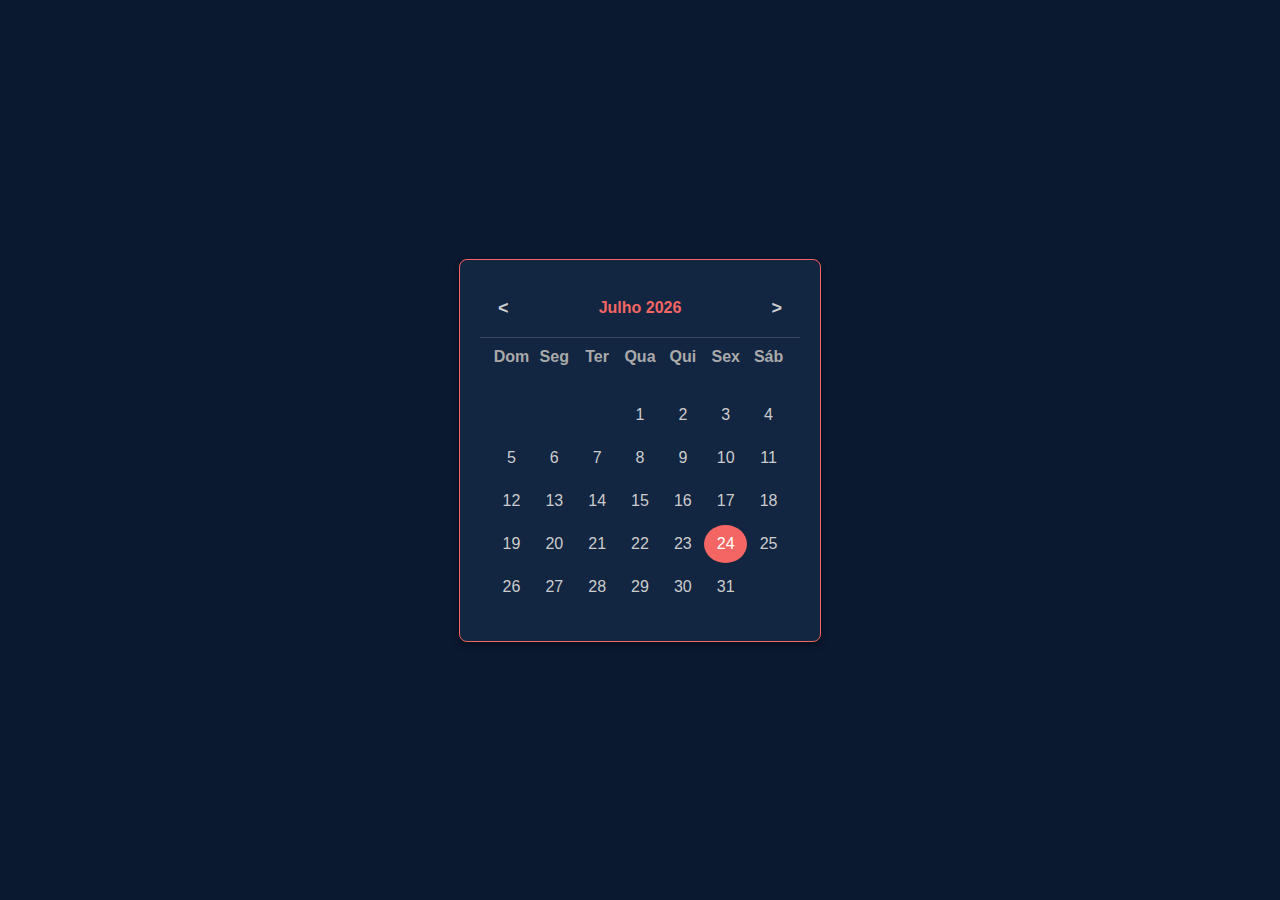
<file: calendar-javascript/index.html>
<!DOCTYPE html>
<html lang="pt-BR">

<head>
    <meta charset="UTF-8">
    <meta name="viewport" content="width=device-width, initial-scale=1.0">
    <title>Calendário JavaScript</title>
    <link rel="stylesheet" href="styles.css">
</head>

<body>
    <div id="calendar">
        <div class="header">
            <button id="prev-month">&lt;</button>
            <div id="month-year"></div>
            <button id="next-month">&gt;</button>
        </div>
        <div class="weekdays">
            <div>Dom</div>
            <div>Seg</div>
            <div>Ter</div>
            <div>Qua</div>
            <div>Qui</div>
            <div>Sex</div>
            <div>Sáb</div>
        </div>
        <div id="days"></div>
    </div>

    <script src="script.js"></script>
</body>

</html>
</file>
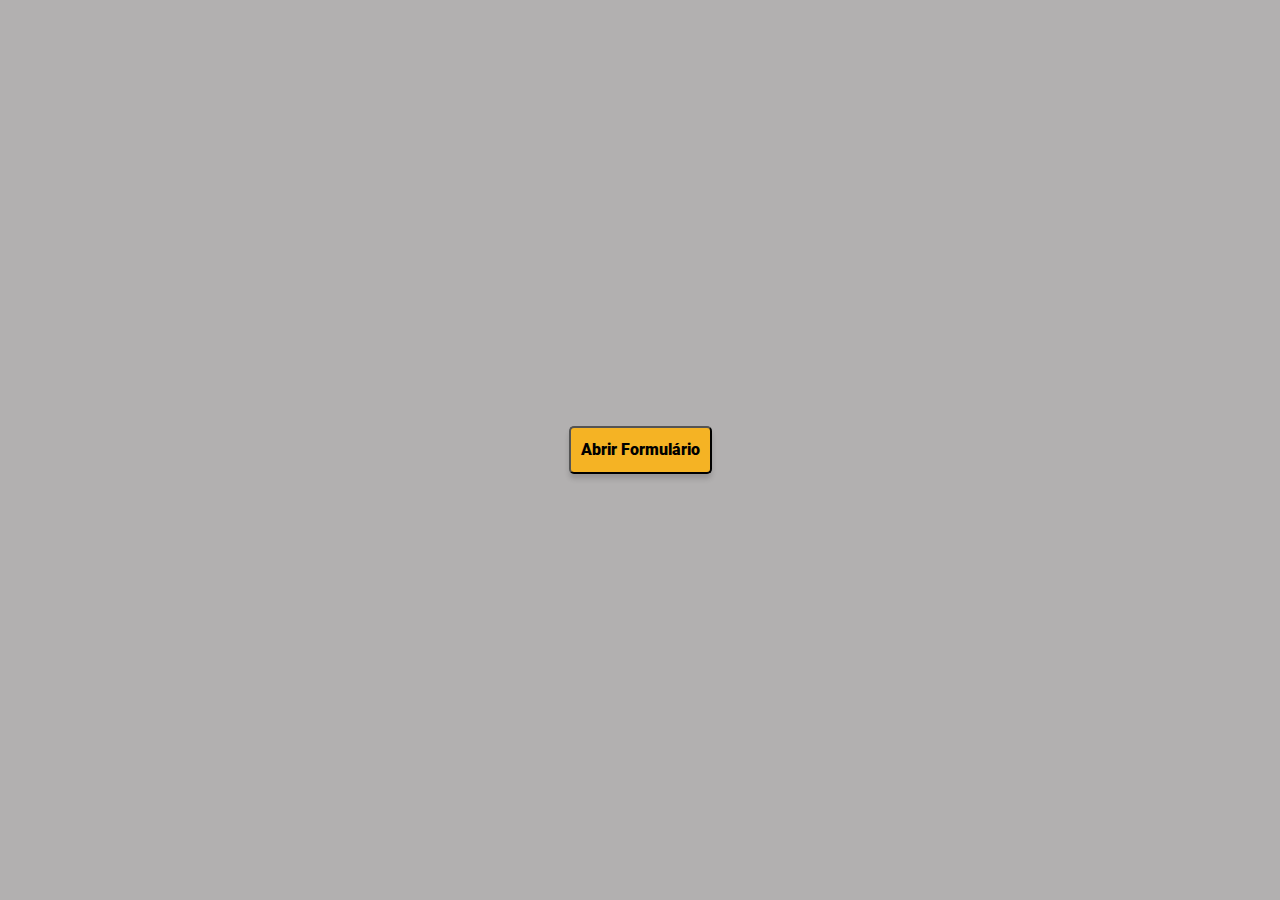
<file: form-dialog/index.html>
<!DOCTYPE html>
<html lang="en">
<head>
    <meta charset="UTF-8">
    <meta http-equiv="X-UA-Compatible" content="IE=edge">
    <meta name="viewport" content="width=device-width, initial-scale=1.0">
    <title>Form Dialog</title>
      <!-- Link da fonte está na descrição -->
      <link href="https://fonts.googleapis.com/css2?family=Roboto:wght@900&display=swap" 
      rel="stylesheet"> 
    <link rel="stylesheet" href="style.css">
</head>
<body>

    <dialog id="formDialog"
            class="container">
        
        <form method="dialog"
                class="forms">

            <section>
                <div class="forms-container-inputs-line">
                    <label for="txt-nome" class="labels">
                        Nome:
                    </label>
                    <input type="text" 
                            id="txt-nome"
                            placeholder="Digite o nome"
                            name="txt-nome"
                            class="forms-inputs"/>
                </div>

                <div class="forms-container-inputs-line">
                    <label for="txt-sobrenome" 
                            class="labels">
                        Sobrenome:
                    </label>
                    <input type="text" 
                            id="txt-sobrenome"
                            placeholder="Digite o sobrenome"
                            name="txt-sobrenome"
                            class="forms-inputs"/>
                </div>

            </section>

            <div class="forms-container-buttons">

                <button type="submit"
                        class="buttons">
                    Salvar
                </button>

                <button type="reset"
                        class="buttons"
                        id="btnCancelar">
                    Cancelar
                </button>

            </div>    

        </form>       
    
    </dialog>

    <div>
        <button id="btnOpenForm" class="buttons">
            Abrir Formulário
        </button>
    </div>

    <script>
        const openButton = document.getElementById("btnOpenForm");
        const cancelButton  = document.getElementById("btnCancelar");
        const dialog  = document.getElementById("formDialog");


        openButton.addEventListener("click", () =>{
            dialog.showModal();
        });

        cancelButton.addEventListener("click", () =>{
            dialog.close();
        });

    </script>
    
</body>
</html>
</file>
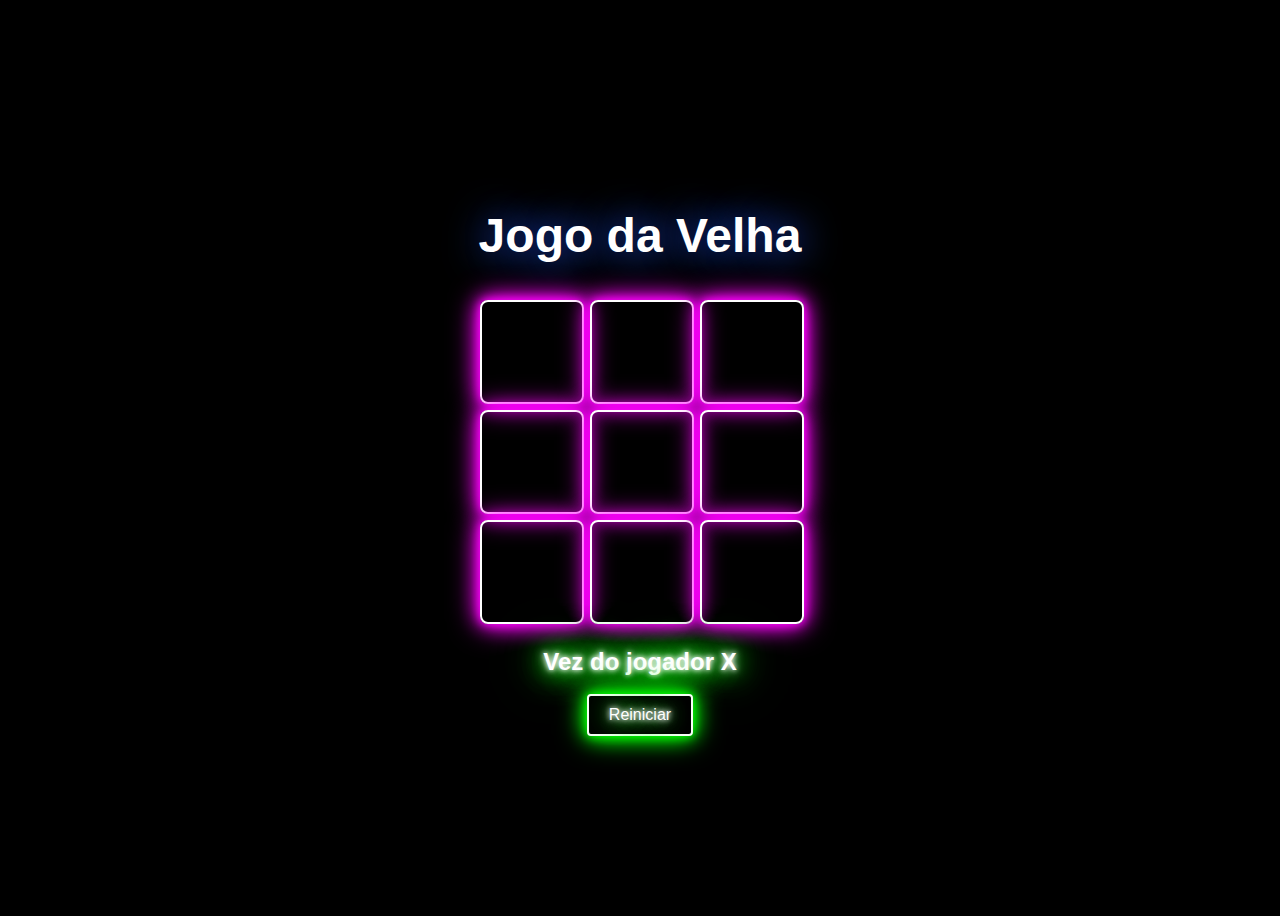
<file: jogo-da-velha-neon/index.html>
<!DOCTYPE html>
<html lang="en">

<head>
    <meta charset="UTF-8">
    <meta name="viewport" content="width=device-width, initial-scale=1.0">
    <title>Jogo da Velha</title>
    <link rel="stylesheet" href="style.css">
</head>

<body>
    <div class="container">

        <h1>Jogo da Velha</h1>
        
        <div class="game-board">
            <div class="cell" data-index="0"></div>
            <div class="cell" data-index="1"></div>
            <div class="cell" data-index="2"></div>
            <div class="cell" data-index="3"></div>
            <div class="cell" data-index="4"></div>
            <div class="cell" data-index="5"></div>
            <div class="cell" data-index="6"></div>
            <div class="cell" data-index="7"></div>
            <div class="cell" data-index="8"></div>
        </div>
        <div class="status"></div>
        <button class="reset-button">Reiniciar</button>

    </div>
    
    <script src="script.js"></script>
</body>

</html>
</file>
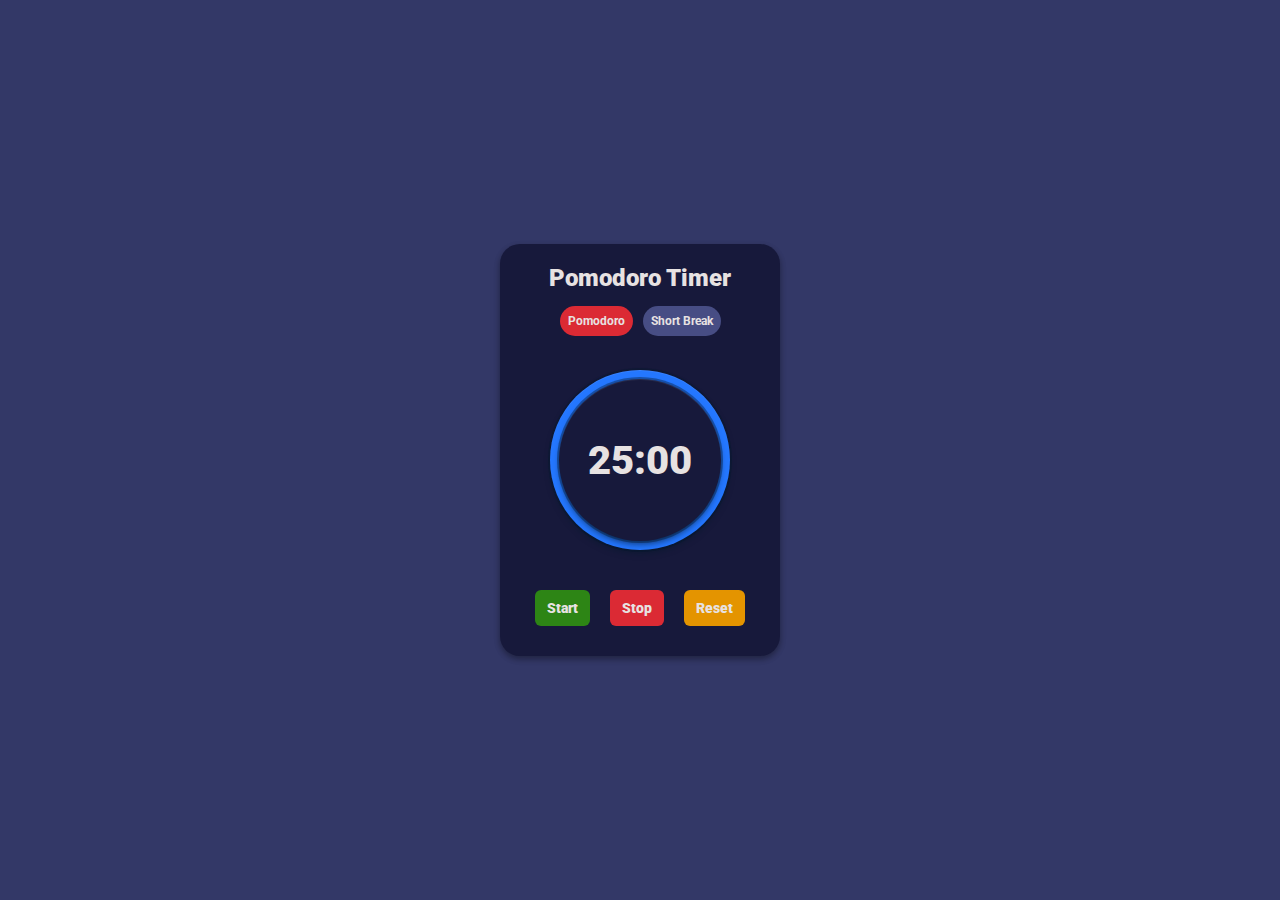
<file: pomodoro-app/index.html>
<!DOCTYPE html>
<html lang="pt-br">

<head>
    <meta charset="UTF-8">
    <meta http-equiv="X-UA-Compatible" content="IE=edge">
    <meta name="viewport" content="width=device-width, initial-scale=1.0">

    <!-- Link da fonte está na descrição -->
    <!-- Font Roboto -->
    <link rel="preconnect" href="https://fonts.googleapis.com">
    <link rel="preconnect" href="https://fonts.gstatic.com" crossorigin>
    <link href="https://fonts.googleapis.com/css2?family=Roboto:wght@100;300;400;500;700;900&display=swap"
        rel="stylesheet">

    <link rel="stylesheet" href="css/style.css">

    <title>Pomodoro App</title>

</head>

<body>

    <div class="container">

        <div class="card">

            <div class="card-header">
                <h1>Pomodoro Timer</h1>
                <div class="card-header-buttons">

                    <button id="buttonTypePomodoro"
                            class="active" 
                            onclick="setPomodoroType(TIMER_TYPE_POMODORO);">
                            Pomodoro
                    </button>

                    <button id="buttonTypeShortBreak"
                            onclick="setPomodoroType(TIMER_TYPE_SHORT_BREAK);">
                        Short Break
                    </button>

                </div>
            </div>

            <div class="card-body">

                <div id="circularProgressBar" class="progress-bar">
                    <div class="progress-bar-inner">
                        <h2 class="progress-value">25:00</h2>
                    </div>
                </div>

            </div>

            <div class="card-footer">

                <button class="btn-sucess" onclick="startTimer();">Start</button>
                <button class="btn-danger" onclick="stopTimer();">Stop</button>
                <button onclick="resetTimer();">Reset</button>

            </div>

        </div>

    </div>

    <script src="js/main.js"></script>

</body>

</html>
</file>
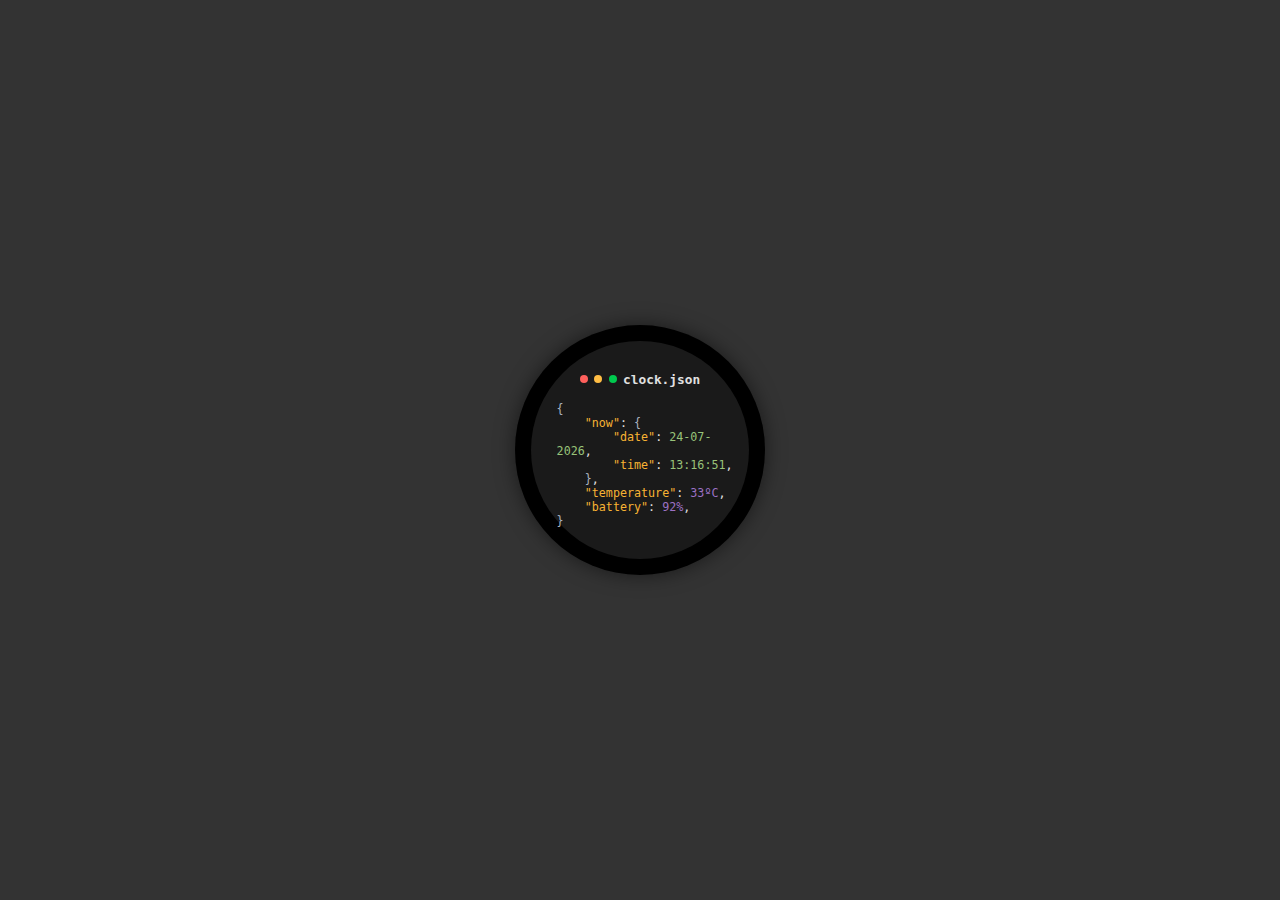
<file: relogio-json/index.html>
<!DOCTYPE html>
<html lang="pt-BR">

<head>
    <meta charset="UTF-8">
    <meta name="viewport" content="width=device-width, initial-scale=1.0">
    <title>Watch JSON Display</title>
    <meta name="description"
        content="Explore um display de relógio digital interativo com dados em tempo real em formato JSON. Visualize a data, hora, temperatura e nível da bateria instantaneamente.">
    <meta name="keywords"
        content="Relógio Digital, JSON, Display Interativo, Dados em Tempo Real, Hora, Data, Temperatura, Bateria">
    <link rel="stylesheet" href="style.css">
</head>

<body>
    <div class="watch-container">
        <div class="watch-screen">
            <div class="header">
                <span class="dot red"></span>
                <span class="dot yellow"></span>
                <span class="dot green"></span>
                <span class="filename">clock.json</span>
            </div>

<pre class="json-display">
<span class="curly-brace">{</span>
    <span class="key">"now"</span>: <span class="curly-brace">{</span>
        <span class="key">"date"</span>: <span class="string" id="display-date">"12-05-2025"</span>,
        <span class="key">"time"</span>: <span class="string" id="display-time">"19:55:55"</span>,   
    <span class="curly-brace">}</span>,
    <span class="key">"temperature"</span>: <span class="number" id="display-temperature">"50ºC"</span>,
    <span class="key">"battery"</span>: <span class="number" id="display-battery">56</span>,
<span class="curly-brace">}</span>
</pre>
        </div>
    </div>
    <script src="script.js"></script>   
</body>

</html>
</file>
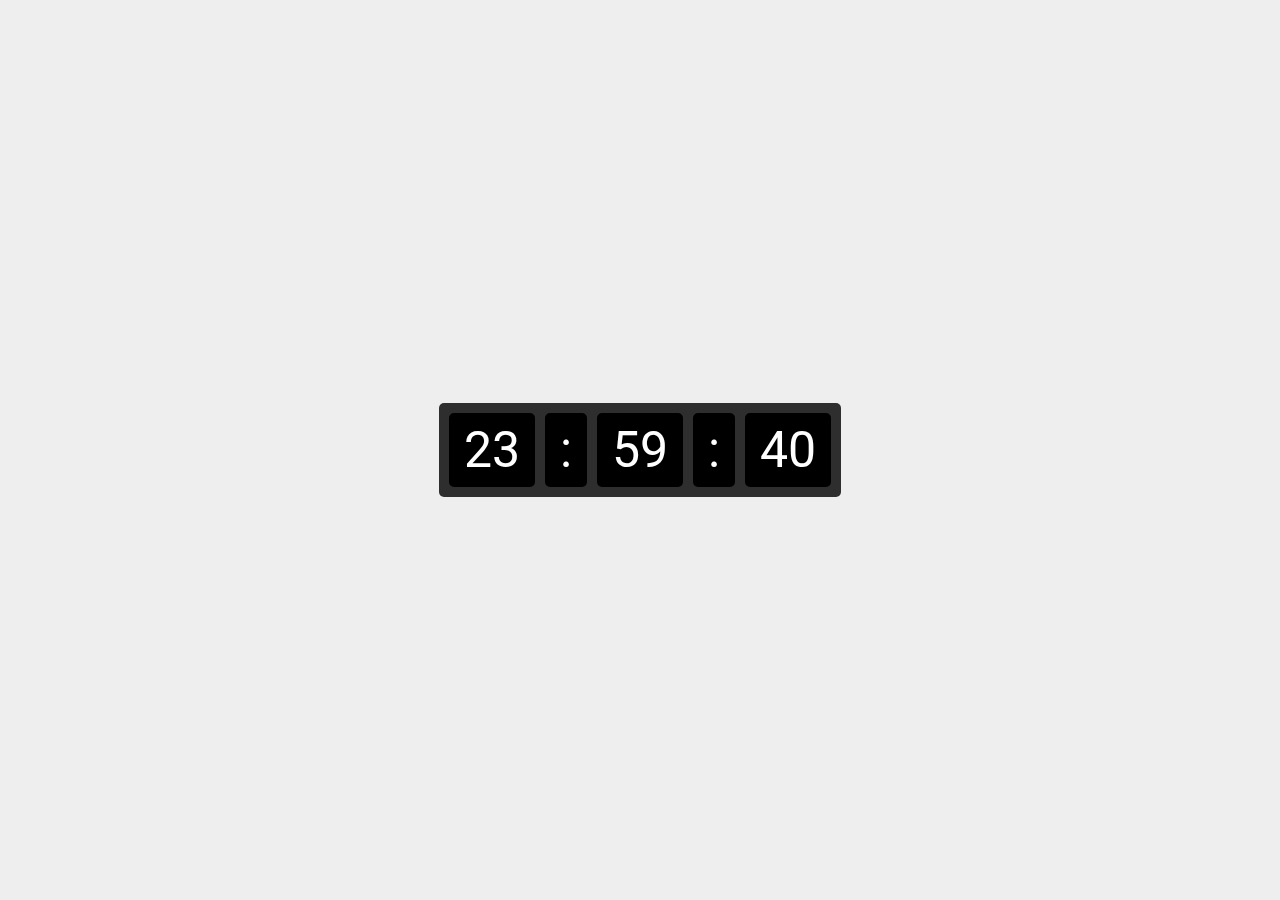
<file: relogio-javascript/relogio.html>
<!DOCTYPE html>
<html>
	<head>
		
		<title>Slides de imagens com Swiper</title>

		<!-- Link da fonte está na descrição -->
		<link href="https://fonts.googleapis.com/css2?family=Roboto:wght@900&display=swap" 
		rel="stylesheet"> 
	
		<style type="text/css">
			
			*{
				margin: 0;
				padding: 0;
				box-sizing: border-box;
				font-family: 'Roboto', sans-serif;
			}

			body{
				display: flex;
				justify-content: center;
				align-items: center;
				min-height: 100vh;
				flex-direction: column;
				background: #eee;	
			}			
			
			.clock{
				background-color: rgb(46,46,46);
				display: flex;
				color: #fff;
				border-radius: 5px;
				padding: 5px;
				font-size: 50px;
			}

			.clock > div{
				border: solid 5px rgb(46,46,46);
				background-color: #000;
				text-align: center;
				padding: 8px 15px;
				border-radius: 10px;
			}			

			.flip{
				animation: 0.5s linear flipping;
			}

			@keyframes flipping {
				0% {
					transform: rotateX(0deg);
				}
				50% {
					transform: rotateX(90deg);
				}
				100% {
					transform: rotateX(0deg);
				}
			}

			.blink {
				animation: blink-animation 1s steps(5, start) infinite;
				-webkit-animation: blink-animation 1s steps(5, start) infinite;
			}

			@keyframes blink-animation {
				to {
					visibility: hidden;
				}
			}
			
		</style>
	
	</head>
	<body>

		<div class="clock">			
			<div id="hora">23</div>
			<div ><span class="blink">:</span></div>
			<div id="minuto">59</div>	
			<div ><span class="blink">:</span></div>
			<div id="segundo">40</div>					
		</div>
		
		<script>

			const divHora = document.getElementById('hora');
			const divMinuto = document.getElementById('minuto');
			const divSegundo = document.getElementById('segundo');

			setInterval(() => {

				let segundos = parseInt(divSegundo.textContent) + 1;				
				
				if(segundos == 60){

					segundos = 0;	
					
					let minutos = parseInt(divMinuto.textContent) + 1;

					if(minutos == 60){

						minutos = 0; 

						let hora = parseInt(divHora.textContent) + 1;

						if(hora == 24)
							hora = 0;
						
						alterarValor(divHora, hora);	

					}

					alterarValor(divMinuto, minutos);	
				} 
			
				alterarValor(divSegundo, segundos);
				
			}, 1000);			


			function alterarValor(elemento, valor){

				elemento.textContent  = padTo2Digits(valor); //Seta valor do elemento

				elemento.classList.add('flip'); // Adiciona a class flip 				
				setTimeout(function(){ elemento.classList.remove('flip') }, 500); // remove a class flip
			}

			// função usada para adicionar adicionar 0 a frente de números com apenas 1 casa decimal
			function padTo2Digits(num) {
				return num.toString().padStart(2, '0');
			}			

		</script>		
		

	</body>
</html>
</file>
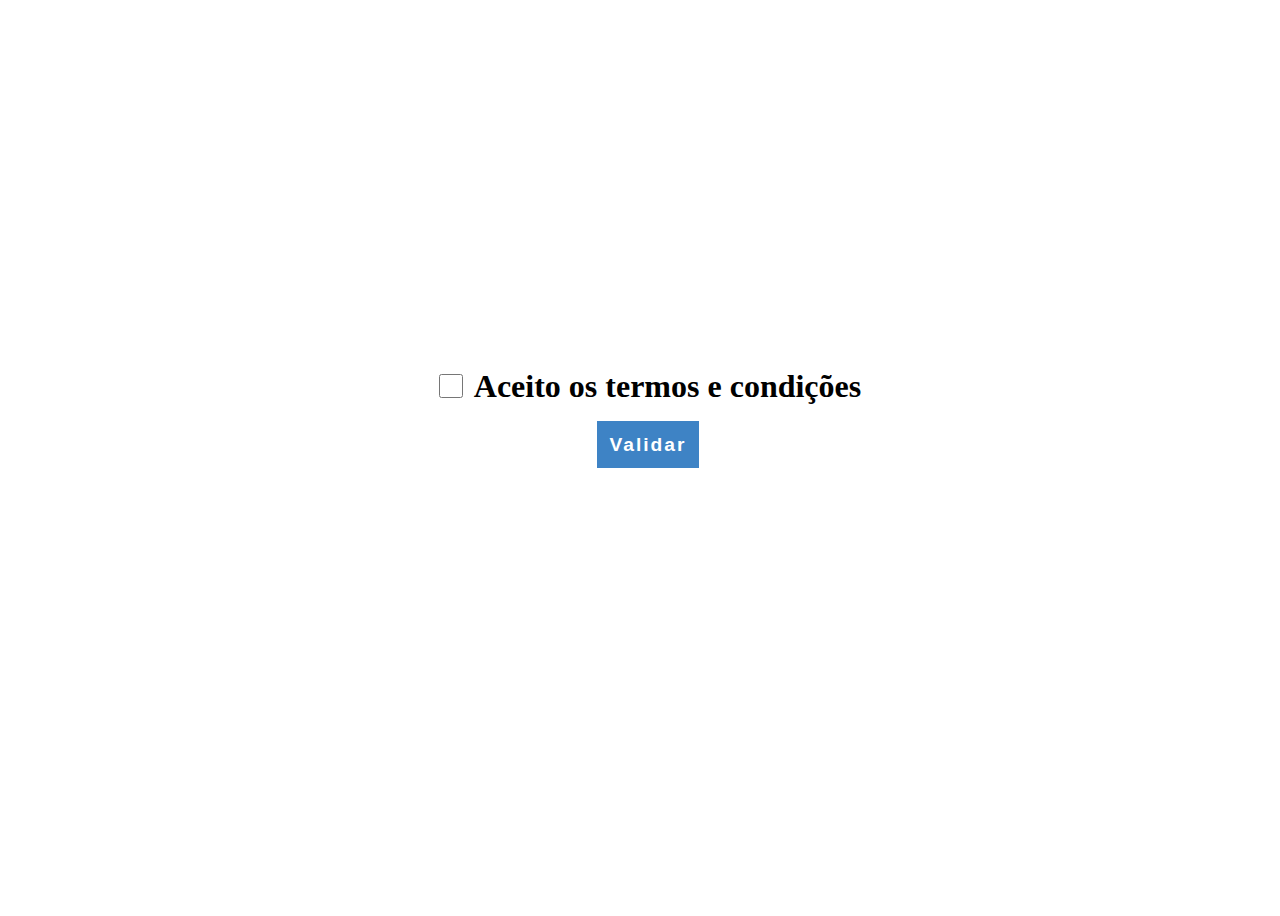
<file: utils/como-validar-checkbox.html>
<!DOCTYPE html>
<html lang="en">

<head>
    <meta charset="UTF-8">
    <meta name="viewport" content="width=device-width, initial-scale=1.0">
    <title>Validação de Checkbox</title>
    <style>
        body {
            width: 100vw;
            height: 100vh;
            display: flex;
            flex-direction: row;
            align-items: center;
            justify-content: center;
        }

        .container {
            display: flex;
            flex-direction: column;
            align-items: center;
            justify-content: center;
            gap: 1rem;
            font-size: 2rem;
            font-weight: 900;
        }

        label {
            display: flex;
            flex-direction: row;
            align-items: center;
            justify-content: center;
            gap: 0.5rem;
        }

        #checkbox {
            width: 1.5rem;
            height: 1.5rem;
        }

        #info {
            display: flex;
            color: black;
        }

        button {
            padding: 0.8rem;
            border: none;
            background-color: #3e83c5 !important;
            color: white;
            font-size: 1.2rem;
            font-weight: 900;
            letter-spacing: 0.125rem;
        }
    </style>
</head>

<body>

    <div class="container">
        <label>
            <input  type="checkbox" 
                    id="checkbox">
            Aceito os termos e condições
        </label>
        <button type="button" 
                onclick="validarCheckbox();">
            Validar
        </button>
        <p id="info"></p>
    </div>

    <script>

        const checkbox = document.getElementById('checkbox');
        const info = document.getElementById('info');

        // Função para validar o estado do checkbox
        function validarCheckbox() {
            info.textContent = checkbox.checked
                ? 'O checkbox está marcado.'
                : 'O checkbox não está marcado.';
            info.style.color = checkbox.checked ? 'green' : 'red';
        }

    </script>

</body>

</html>
</file>
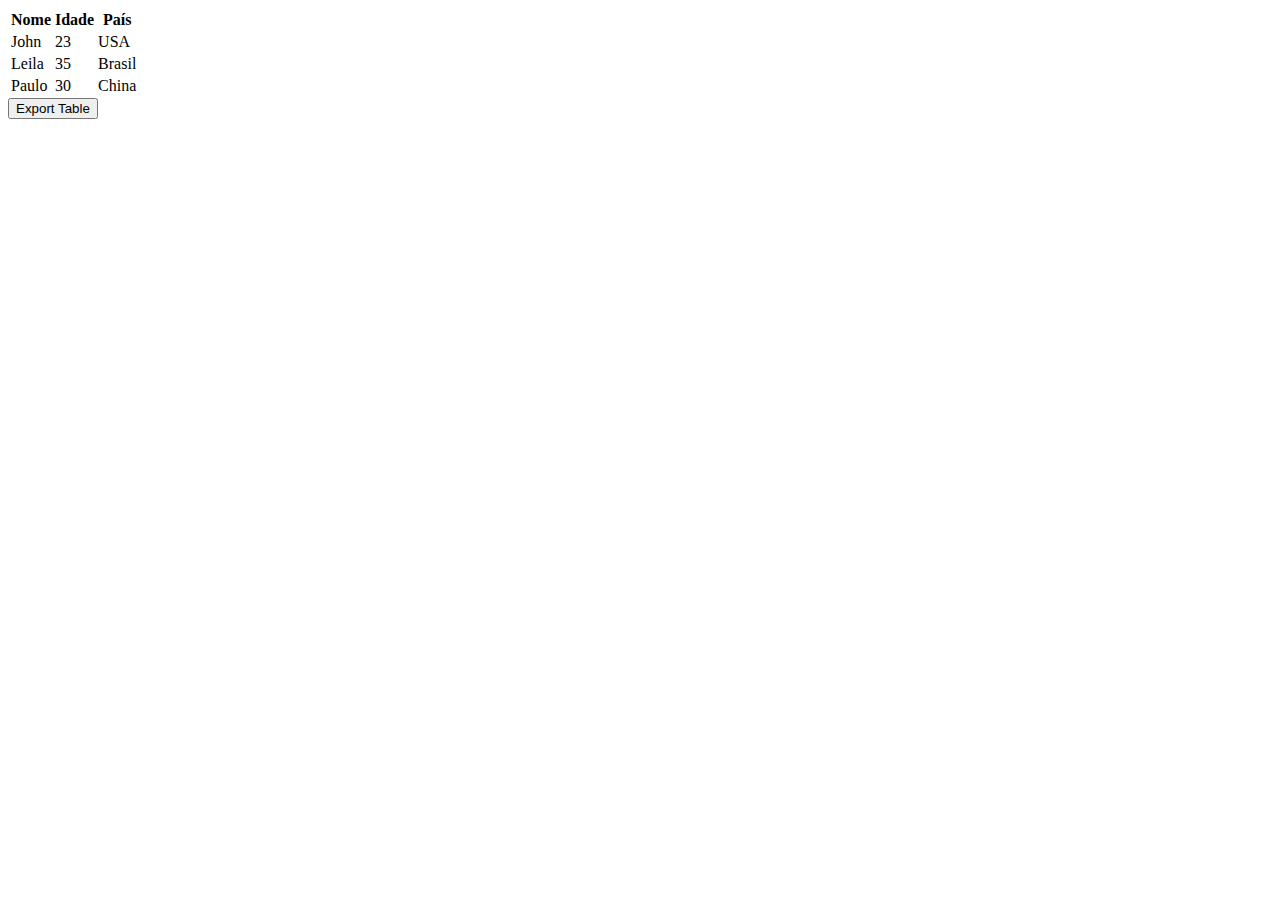
<file: utils/exportTableToExcel.html>
<!DOCTYPE html>
<html>

<head>

    <title>Export Table Data To Excel File</title>

</head>

<body>

    <table id="tblData">

        <thead>
            <tr>
                <th>Nome</th>
                <th>Idade</th>
                <th>País</th>
            </tr>
        </thead>

        <tbody>
            <tr>
                <td>John</td>
                <td>23</td>
                <td>USA</td>
            </tr>
            <tr>
                <td>Leila</td>
                <td>35</td>
                <td>Brasil</td>
            </tr>
            <tr>
                <td>Paulo</td>
                <td>30</td>
                <td>China</td>
            </tr>
        </tbody>

    </table>

    <button onclick="exportTableToExcel();">Export Table </button>


    <script type="text/javascript">

        const tableSelect = document.getElementById("tblData");

        function exportTableToExcel() {
            const dataType = 'application/vnd.ms-excel';
            const filename = 'excel-data.xls';
            const tableHTML = tableSelect.outerHTML.replace(/ /g, '%20');

            // Create download link element
            const downloadLink = document.createElement("a");
            document.body.appendChild(downloadLink);

            // Create a link to the file
            downloadLink.href = 'data:' + dataType + ', ' + tableHTML;

            // Setting the file name
            downloadLink.download = filename;

            //triggering the function
            downloadLink.click();

        }
    </script>
</body>

</html>
</file>
<file: calendar-javascript/styles.css>
body {
  font-family: "Arial", sans-serif;
  display: flex;
  justify-content: center;
  align-items: center;
  height: 100vh;
  background-color: #0a1930;
  margin: 0;
}
#calendar {
  width: 320px;
  padding: 20px;
  border: 1px solid #f46663;
  background-color: #122541;
  border-radius: 8px;
  box-shadow: rgba(0, 0, 0, 0.16) 0px 3px 6px, rgba(0, 0, 0, 0.23) 0px 3px 6px;
}
.header {
  display: flex;
  justify-content: space-between;
  align-items: center;
  padding: 10px;
  background-color: #122541;
  color: #f46663;
  font-weight: 900;
  border-bottom: 1px solid #3a4669;
  border-radius: 5px 5px 0 0;
  text-transform: capitalize;
}
.header button {
  background: none;
  color: #ccc;
  font-size: 18px;
  font-weight: 900;
  cursor: pointer;
  padding: 0.5rem 0.5rem;
  border-radius: 10px;
  border: none;
  transition: background-color 0.3s, color 0.3s;
}
.header button:hover {
  background-color: #444;
  color: #fff;
}
.weekdays,
#days {
  display: grid;
  grid-template-columns: repeat(7, 1fr);
  padding: 10px;
  text-align: center;
  color: #ccc;
}
.weekdays div {
  font-weight: bold;
  margin-bottom: 10px;
  color: #aaa;
}
#days div {
  padding: 10px;
  margin-bottom: 5px;
  cursor: pointer;
  border-radius: 50%;
  transition: background-color 0.3s, color 0.3s, transform 0.2s;
}
#days div:hover {
  background-color: #444;
  color: #fff;
  transform: scale(1.1);
}
#days div.active {
  background-color: #f46663;
  color: #fff;
}
</file>
<file: form-dialog/style.css>
*{
    margin: 0;
    padding: 0;
    box-sizing: border-box;
    font-family: 'Roboto', sans-serif;
}
body{
    height: 100vh;
    width: 100vw;
    background-color: rgb(178,176,176);
    display: flex;
    align-items: center;
    justify-content: center;
}
.container{
    border:none;
    width: 100%;
    height: 100%;
    background-color: transparent;
    top: auto;
}
.container .forms{
    background-color: rgb(38,38,42);
    padding: 20px;
    display: flex;
    flex-direction: column;
    max-height: 300px;
    width: 50%;
    margin: auto;
    -webkit-box-shadow: 3px 3px 3px 3px rgba(50, 50, 50, 0.77);
    box-shadow: 3px 3px 3px 3px rgba(50, 50, 50, 0.77);
    border-radius: 10px;
}
.forms-container-inputs-line{
    display: flex;    
    flex-direction: column;
    padding: 0.3em;
}
.labels{
    color: rgb(225, 225, 225);
    font-weight: 900;
    font-size: 0.875rem;
    margin: 0px 0px 0.4375rem;
}
.forms-inputs{
    width: 100%;
    max-width: 100%;
    max-height: 40px;
    font-size: 1rem;
    border: 1px solid rgb(174, 174, 174);
    border-radius: 5px;
    background: rgb(72, 72, 76);
    color: #fff;
    padding: 0.625rem 1.25rem;
}
.forms-container-buttons{
    align-self: center;
    display: flex;
    align-items: stretch;
    align-content: stretch;
    justify-content: center;
    padding: 10px 0px;
}
.buttons{
    background-color: rgb(245, 179, 36);
    padding: 10px;
    margin: 5px;
    border-radius: 5px;
    box-shadow: rgb(0 0 0/15%) 0px 5px 5px;
    cursor: pointer;
    font-size: 1rem;
    font-weight: 900;
    line-height: 1.5rem;
    color : #000;
    min-width: 50%;
}
.buttons:hover{
    background-color: rgb(201, 147, 29);
    border-radius: 5px;
}
</file>
<file: jogo-da-velha-neon/style.css>
body {
  display: flex;
  align-items: center;
  justify-content: center;
  height: 100vh;
  background-color: #000;
  font-family: Arial, sans-serif;
}
.container {
  display: flex;
  flex-direction: column;
  align-items: center;
  justify-content: center;
  gap: 0.5rem;
}
h1 { 
  color: #fff;
  font-size:48px;
  line-height: 48px;
  text-shadow: 0 0 3vw #2356FF;
  animation: neon 3s linear infinite;
  -moz-animation: neon 3s linear infinite;
  -webkit-animation: neon 3s linear infinite;
  -o-animation: neon 3s linear infinite;
}
@keyframes neon {
  0%,
  100% {
    text-shadow: 0 0 1vw #1041FF, 0 0 3vw #1041FF, 0 0 10vw #1041FF, 0 0 10vw #1041FF, 0 0 .4vw #8BFDFE, .5vw .5vw .1vw #147280;
    color: #fff;    
  }
  50% {
    text-shadow: 0 0 .5vw #082180, 0 0 1.5vw #082180, 0 0 5vw #082180, 0 0 5vw #082180, 0 0 .2vw #082180, .5vw .5vw .1vw #0A3940;
    color: #698c94;
  }
}

.game-board {
  display: grid;
  grid-template-columns: repeat(3, 100px);
  grid-template-rows: repeat(3, 100px);
  gap: 10px;
}
.cell {
  width: 100px;
  height: 100px;
  background-color: transparent;
  display: flex;
  align-items: center;
  justify-content: center;
  font-size: 36px;
  font-weight: bold;
  cursor: pointer;
  color: #fff;
  border-radius: 8px;
  text-shadow: 0 0 5px #fff, 0 0 10px #fff, 0 0 20px #ff00ff, 0 0 30px #ff00ff,
    0 0 40px #ff00ff, 0 0 50px #ff00ff, 0 0 60px #ff00ff;
  border: 2px solid #fff; /* Borda branca */
  box-shadow: 0 0 10px #ff00ff, 0 0 20px #ff00ff, 0 0 30px #ff00ff;
  transition: transform 0.2s ease-in-out;
}
.cell:hover {
  background-color: rgba(255, 255, 255, 0.1);
}
.cell:active {
  transform: scale(1.2);
}
.cell.x {
  color: #fff;
  text-shadow: 0 0 5px #fff, 0 0 10px #fff, 0 0 20px #00ff00, 0 0 30px #00ff00,
    0 0 40px #00ff00, 0 0 50px #00ff00, 0 0 60px #00ff00;
}
.cell.o {
  color: #fff;
  text-shadow: 0 0 10px #fff, 0 0 20px #00f, 0 0 30px #00f, 0 0 40px #00f,
    0 0 50px #00f, 0 0 60px #00f, 0 0 70px #00f;
}
.status {
  margin-top: 20px;
  font-size: 24px;
  font-weight: bold;
  color: #fff;
  text-shadow: 0 0 5px #fff, 0 0 10px #fff, 0 0 20px #00ff00, 0 0 30px #00ff00,
    0 0 40px #00ff00, 0 0 50px #00ff00, 0 0 60px #00ff00;
}
.status.x {
  color: #fff;
  text-shadow: 0 0 5px #fff, 0 0 10px #fff, 0 0 20px #00ff00, 0 0 30px #00ff00,
    0 0 40px #00ff00, 0 0 50px #00ff00, 0 0 60px #00ff00;
}
.status.o {
  color: #fff;
  text-shadow: 0 0 10px #fff, 0 0 20px #00f, 0 0 30px #00f, 0 0 40px #00f,
    0 0 50px #00f, 0 0 60px #00f, 0 0 70px #00f;
}
.reset-button {
  margin-top: 10px;
  padding: 10px 20px;
  border-radius: 4px;
  font-size: 16px;
  cursor: pointer;
  background-color: #000;
  color: #fff;
  border: 2px solid #fff;
  text-shadow: 0 0 5px #fff, 0 0 10px #fff, 0 0 20px #00ff00, 0 0 30px #00ff00,
    0 0 40px #00ff00, 0 0 50px #00ff00, 0 0 60px #00ff00; 
  box-shadow: 0 0 10px #00ff00, 0 0 20px #00ff00, 0 0 30px #00ff00; 
}
.reset-button:hover {
  background-color: rgba(255, 255, 255, 0.1);
}
</file>
<file: pomodoro-app/css/style.css>
*,
*:after,
*:before {
  margin: 0;
  padding: 0;
  border: 0;
  font-size: 100%;
  vertical-align: baseline;
  text-decoration: none;
}
:root {
  --yellow: #e49400;
  --green: #2d8515;
  --red: #db2a34;
  --blue: #2477ff;
  --dark-blue: #17193b;
  --purple: #474d84;
  --purple-secondary: #333867;
  --title-primary-color: rgb(231 226 226);
}
body * {
  font-family: "Roboto", sans-serif;
}
body {
  height: 100vh;
  display: flex;
  align-items: center;
  justify-content: center;
  background-color: var(--purple-secondary);
}
.container {
  display: flex;
  flex-direction: row;
}
.card {
  display: flex;
  flex-direction: column;
  align-items: center;
  justify-content: center;
  padding: 20px;
  border-radius: 20px;
  background: var(--dark-blue);
  box-shadow: rgba(0, 0, 0, 0.16) 0px 3px 6px, rgba(0, 0, 0, 0.23) 0px 3px 6px;
}
.card-header {
  width: 100%;
  display: flex;
  flex-direction: column;
  justify-content: flex-start;
  align-items: center;
  gap: 10px;
}
.card-header h1 {
  font-weight: 900;
  font-size: 24px;
  color: var(--title-primary-color);
}
.card-header-buttons {
  display: flex;
  justify-content: stretch;
  gap: 10px;
  padding: 4px;
}
.card-header-buttons button {
  padding: 8px;
  border-radius: 20px;
  font-weight: 700;
  font-size: 12px;
  background-color: var(--purple);
  color: var(--title-primary-color);
}
.card-header-buttons .active {
  background-color: var(--red);
}

/* card body */
.card-body {
  display: flex;
  flex-direction: row;
  justify-content: center;
  align-items: center;
  padding: 30px;
}
.progress-bar {
  height: 180px;
  width: 180px;
  display: flex;
  align-items: center;
  justify-content: center;
  background: conic-gradient(var(--blue) 360deg, var(--purple) 0deg);
  border-radius: 50%;
  animation: pulse 3s infinite;
  transition: all ease;
  box-shadow: rgba(6, 24, 44, 0.4) 0px 0px 0px 2px,
    rgba(6, 24, 44, 0.65) 0px 4px 6px -1px,
    rgba(255, 255, 255, 0.08) 0px 1px 0px inset;
}
.progress-bar-inner {
  width: 90%;
  height: 90%;
  display: flex;
  align-items: center;
  justify-content: center;
  background: var(--dark-blue);
  border-radius: 50%;
  box-shadow: rgba(6, 24, 44, 0.4) 0px 0px 0px 2px,
    rgba(6, 24, 44, 0.65) 0px 4px 6px -1px,
    rgba(255, 255, 255, 0.08) 0px 1px 0px inset;
}
.progress-bar-inner h2 {
  color: var(--title-primary-color);
  font-weight: 900;
  font-size: 40px;
}
/* card footer */
.card-footer {
  display: flex;
  justify-content: stretch;
  gap: 20px;
  padding: 10px;
}
.card-footer button {
  padding: 10px 12px;
  border-radius: 6px;
  background-color: var(--yellow);
  color: var(--title-primary-color);
  font-weight: 900;
  font-size: 14px;
}
.card-footer .btn-sucess {
  background-color: var(--green);
}
.card-footer .btn-danger {
  background-color: var(--red);
}

@keyframes pulse {
  0% {
    transform: scale(0.97);
    box-shadow: 0 0 0 0 rgba(52, 172, 224, 0.7);
  }
  50% {
    transform: scale(1);
    box-shadow: 0 0 0 10px rgba(52, 172, 224, 0);
  }
  100% {
    transform: scale(0.97);
    box-shadow: 0 0 0 0 rgba(52, 172, 224, 0);
  }
}
</file>
<file: relogio-json/style.css>
body {
  display: flex;
  justify-content: center;
  align-items: center;
  min-height: 100vh;
  background-color: #333;
  margin: 0;
  font-family: "Consolas", "Monaco", monospace;
  overflow: hidden;
}
.watch-container {
  width: 250px;
  height: 250px;
  background-color: #000;
  border-radius: 50%;
  display: flex;
  justify-content: center;
  align-items: center;
  box-shadow: 0 0 20px rgba(0, 0, 0, 0.5);
}
.watch-screen {
  width: calc(100% - 2rem);
  height: calc(100% - 2rem);
  background-color: #1a1a1a;
  border-radius: 50%;
  display: flex;
  flex-direction: column;
  align-items: center;
  justify-content: space-evenly;
  padding: 1rem;
  box-sizing: border-box;
  font-size: 0.9em;
}
.header {
  display: flex;
  align-items: center;
  justify-content: center;
  gap: 0.4rem;
}
.header .dot {
  width: 8px;
  height: 8px;
  border-radius: 50%;
}
.header .red {
  background-color: #ff605c;
}
.header .yellow {
  background-color: #ffbd44;
}
.header .green {
  background-color: #00ca4e;
}
.header .filename {
  color: #e0e0e0;
  text-align: center;
  font-size: 0.8rem;
  font-weight: bold;
}
.json-display {
  white-space: pre-wrap; /* preserva whitespace e wrap text */
  margin: 0;
  padding: 0;
  line-height: 1.2;
  margin-left: 0.6rem;
  color: #e0e0e0;
}

/* Cores para simular o destaque de sintaxe JSON */
.key {
  color: #e06c75;
  color: #f7b233;
}
.string {
  color: #98c379;
}
.number {
  color: #9c71c4;
}
.curly-brace {
  color: #abb2bf;
}
/* Animação dos dots */
@keyframes bouncePulse {
  0%,
  100% {
    transform: translateY(0) scale(1);
    opacity: 1;
  }
  25% {
    transform: translateY(-2px) scale(1.05);
    opacity: 0.9;
  }
  50% {
    transform: translateY(0) scale(1);
    opacity: 1;
  }
  75% {
    transform: translateY(-1px) scale(1.02);
    opacity: 0.95;
  }
}

.dot {
  width: 12px;
  height: 12px;
  border-radius: 50%;
  animation: bouncePulse 2.5s infinite ease-in-out;
}

.red {
  background-color: #ff5f56;
  animation-delay: 0s;
}
.yellow {
  background-color: #ffbd2e;
  animation-delay: 0.6s;
}
.green {
  background-color: #27c93f;
  animation-delay: 1.2s;
}
</file>
